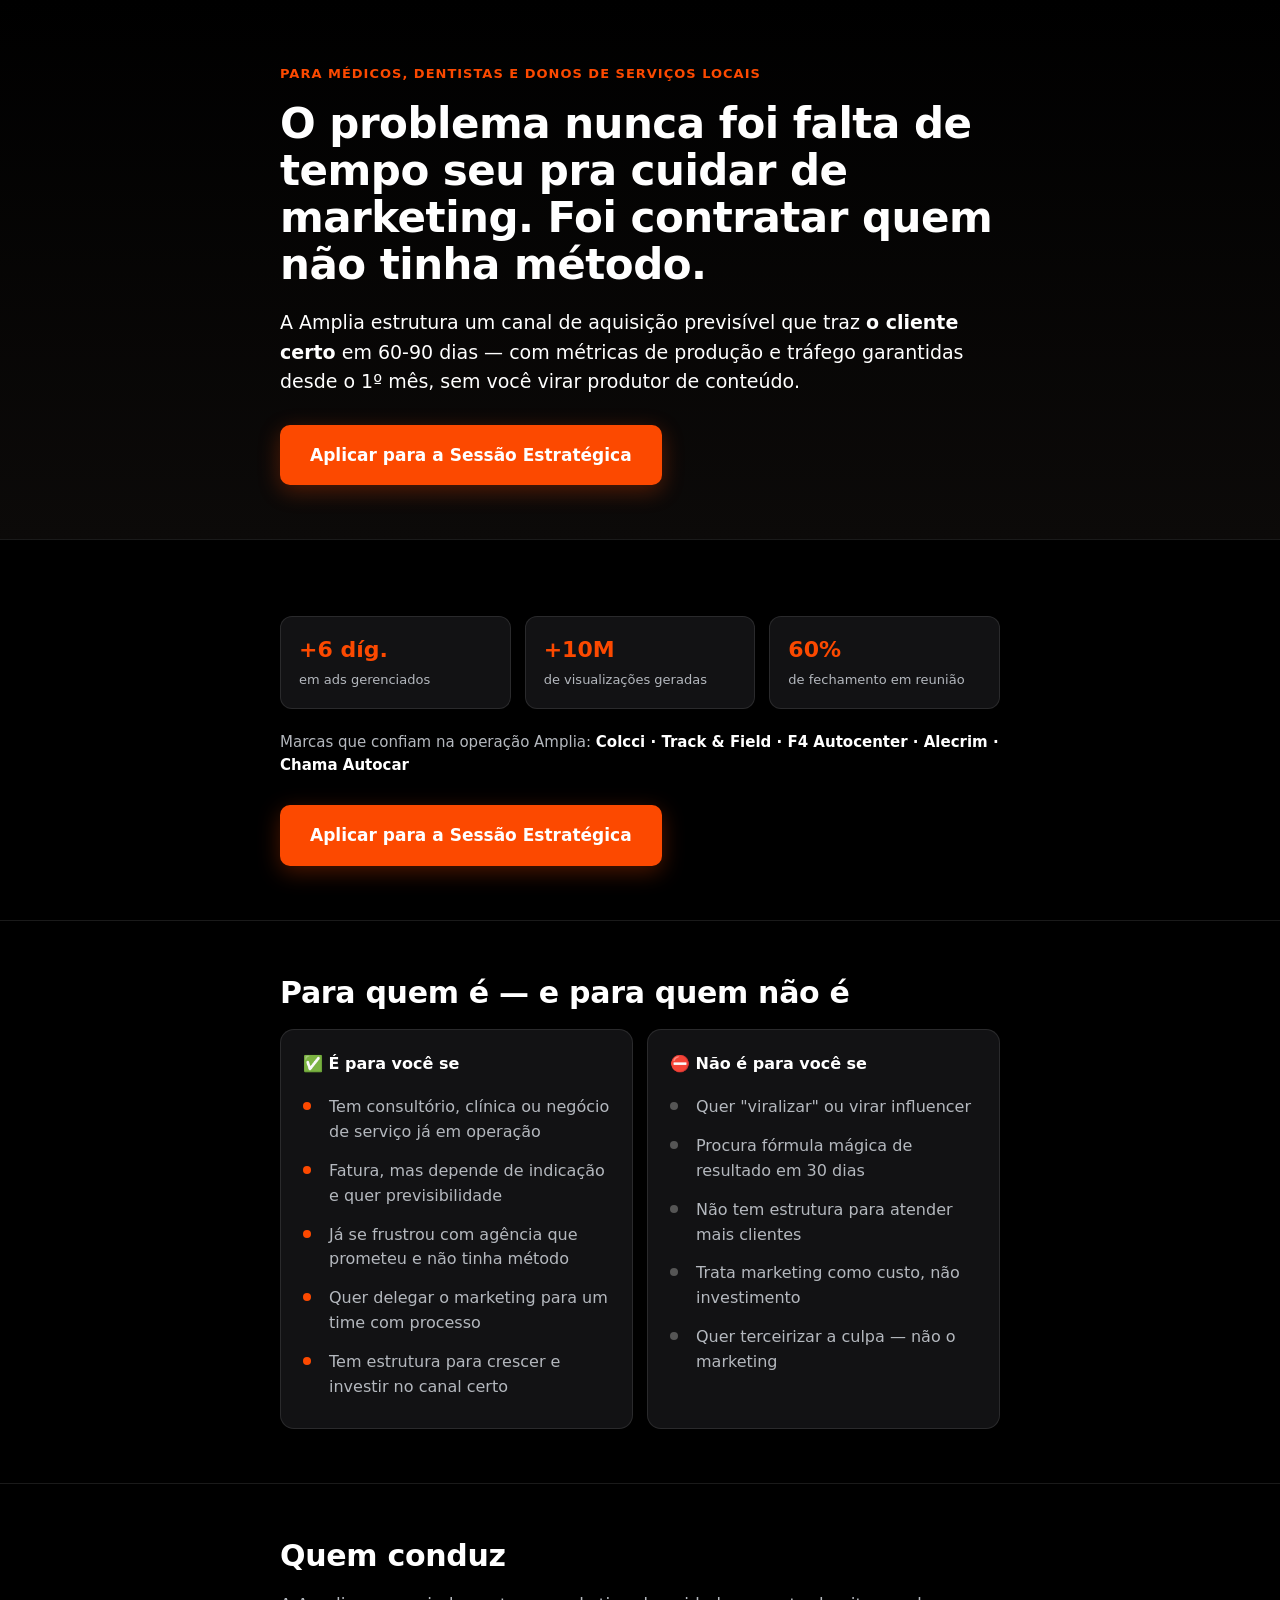
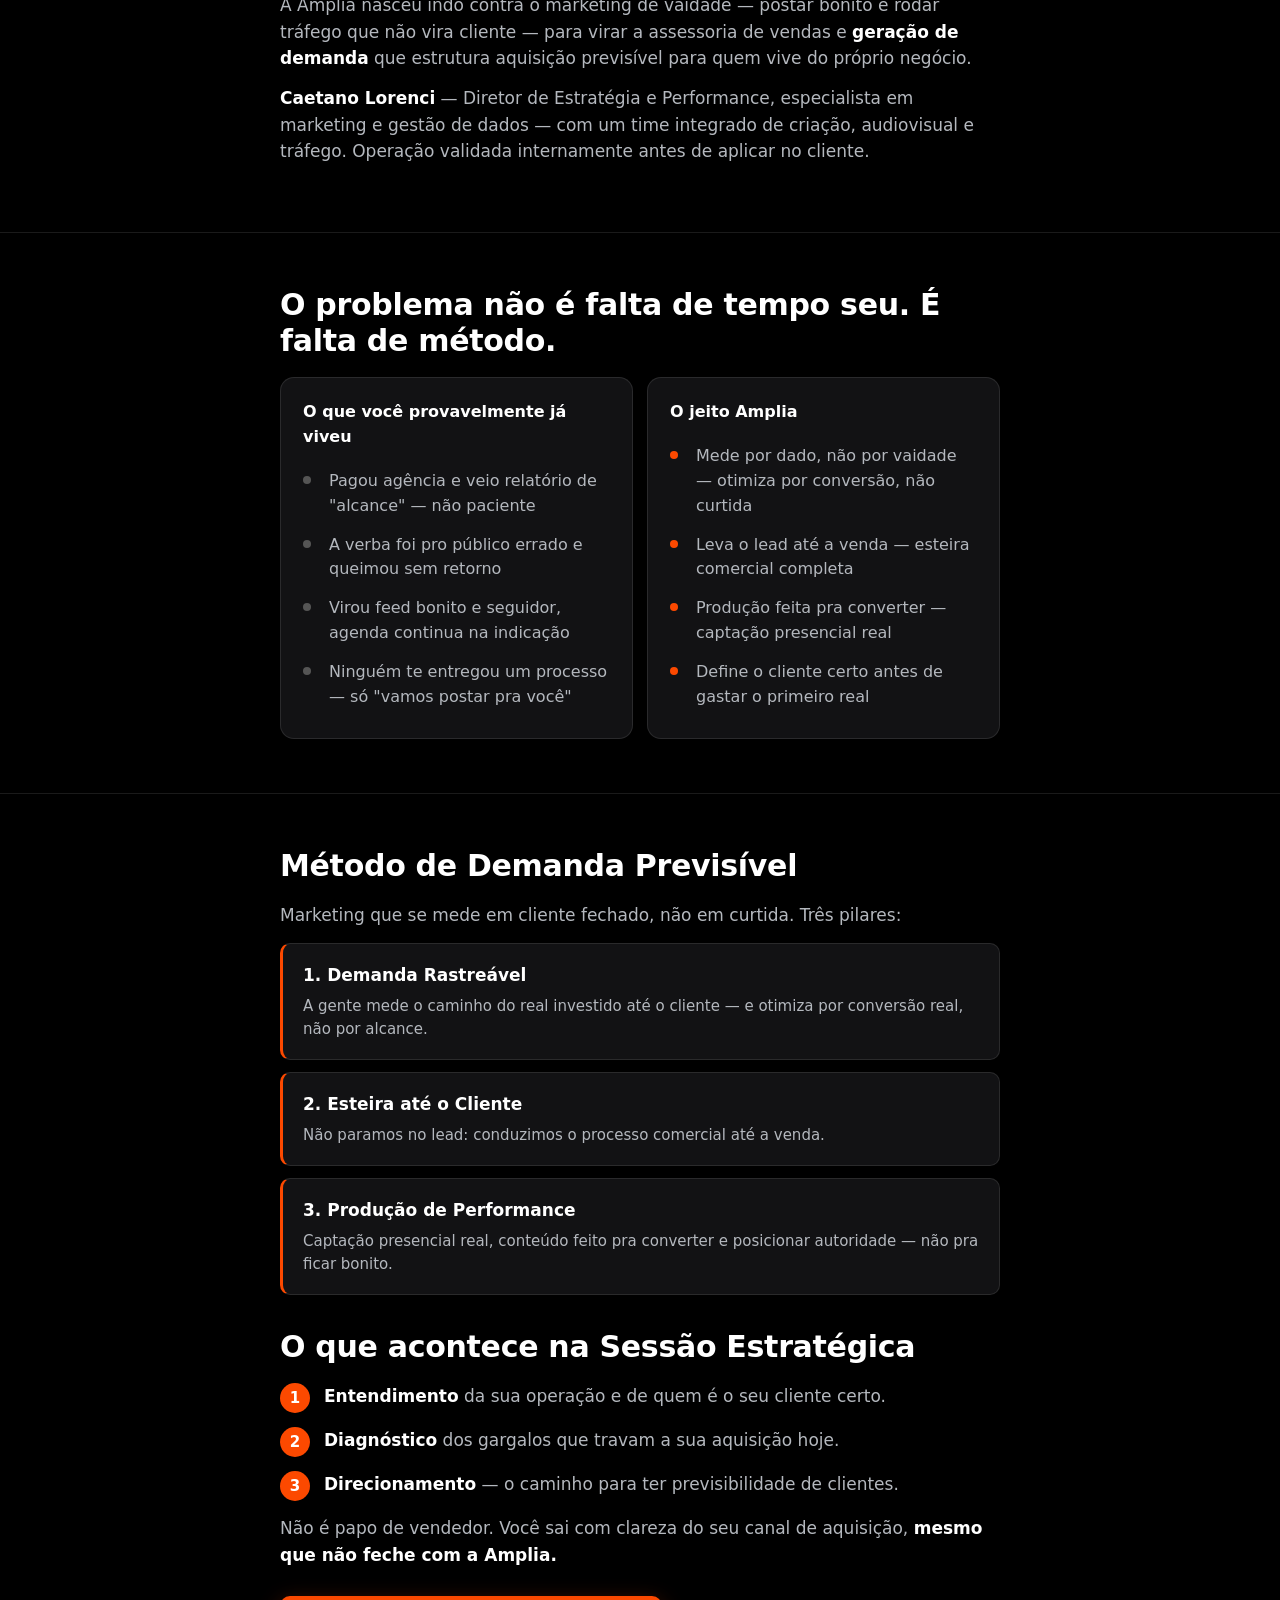
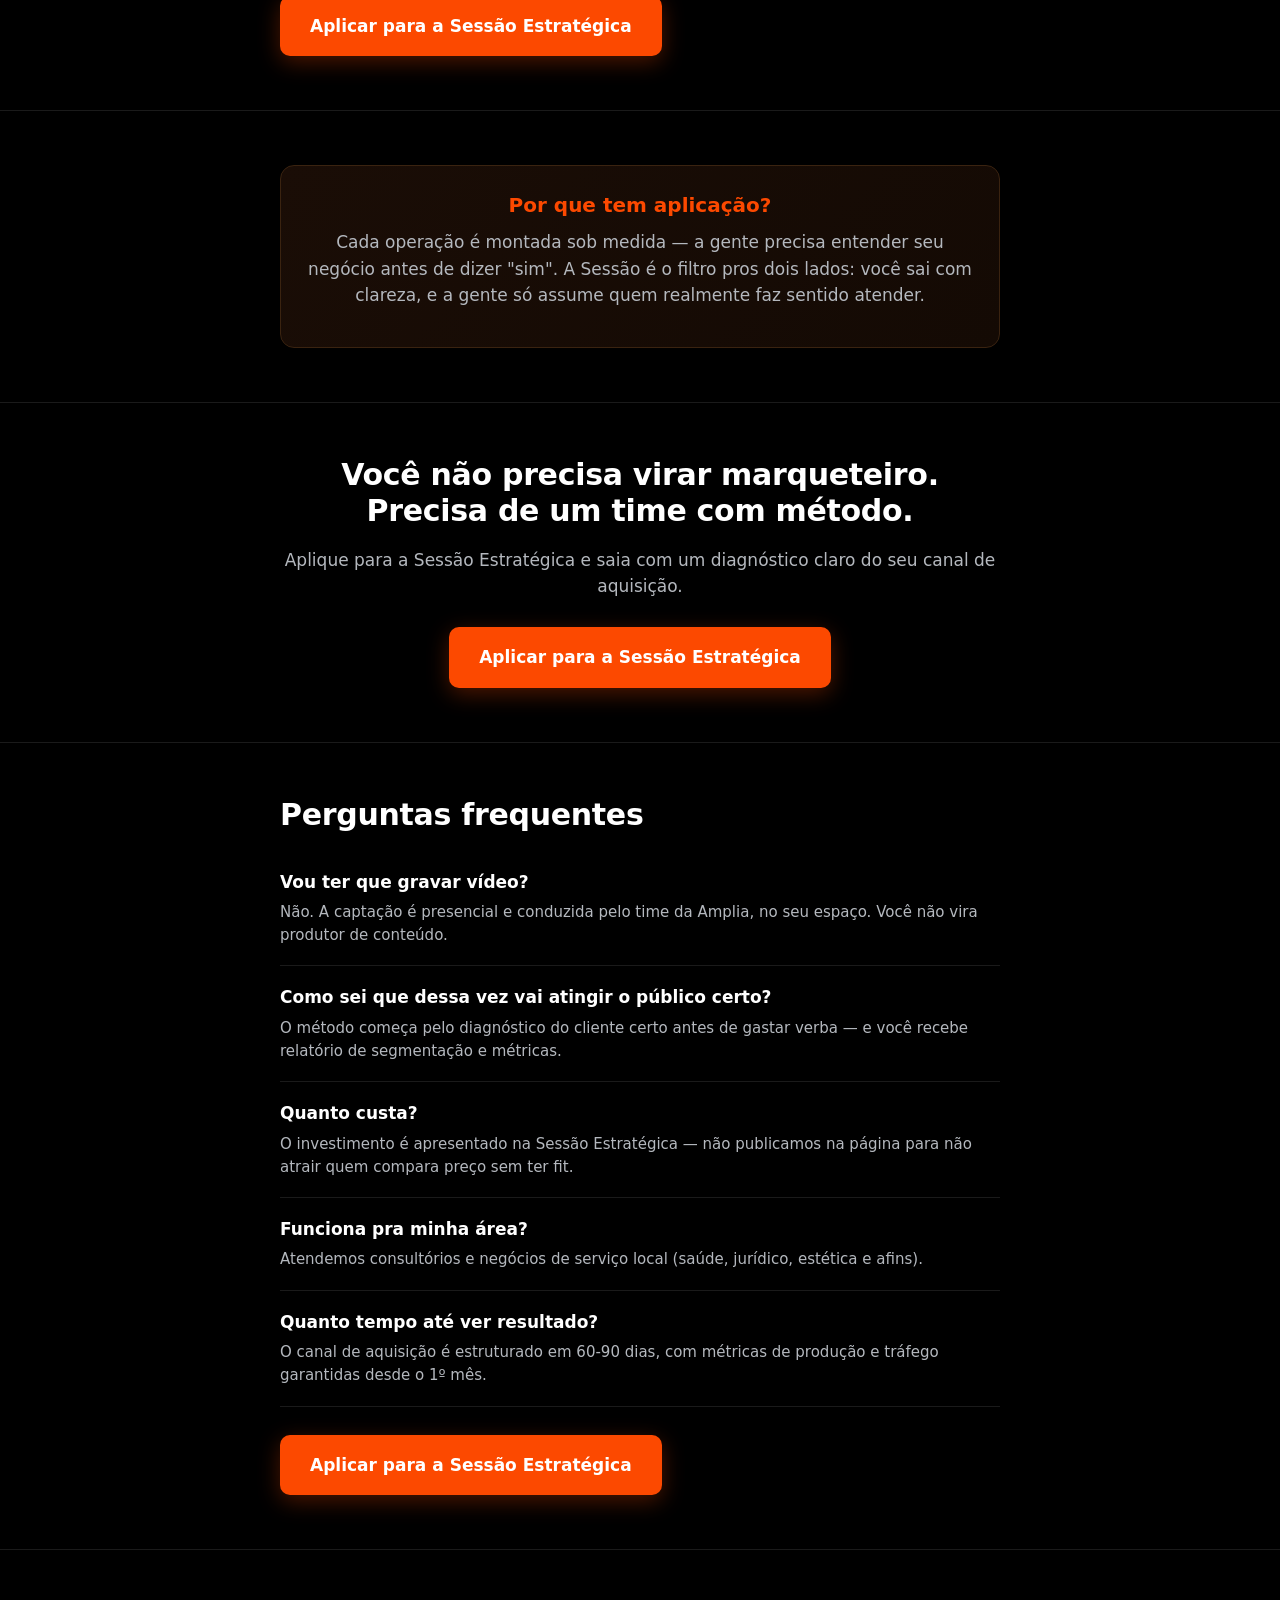
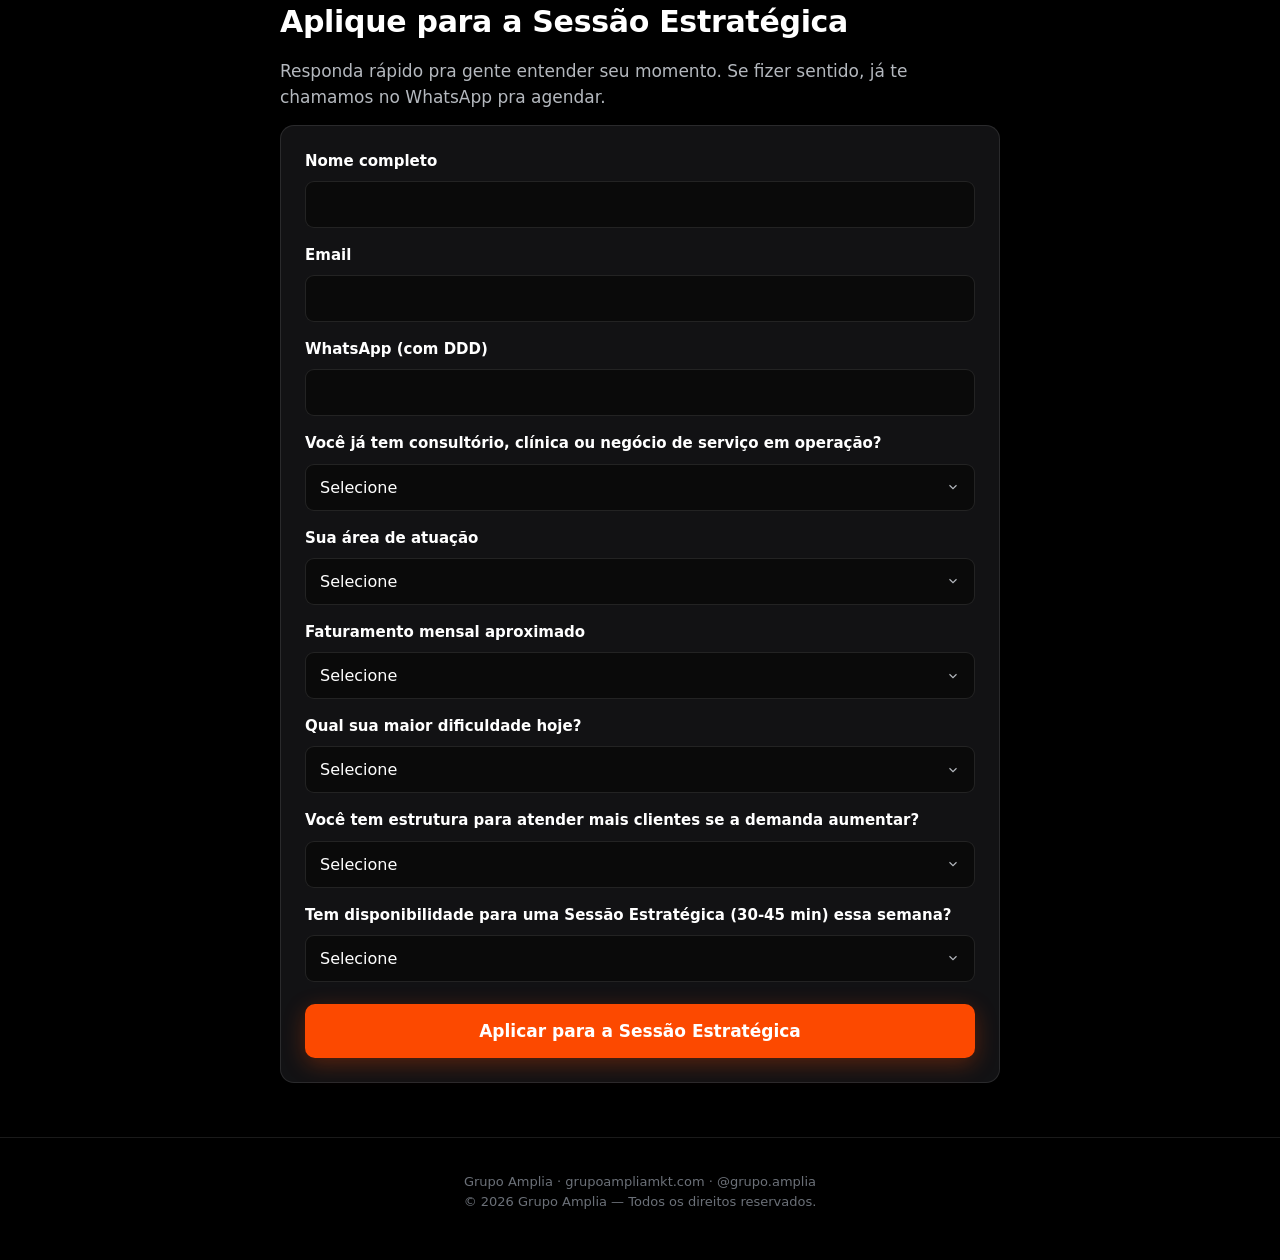
<file: aplicacao/index.html>
<!DOCTYPE html>
<html lang="pt-BR">
<head>
<meta charset="UTF-8" />
<meta name="viewport" content="width=device-width, initial-scale=1.0" />
<title>Sessão Estratégica — Grupo Amplia</title>
<meta name="description" content="Para consultórios e serviços locais que querem encher a agenda com o cliente certo, sem cuidar de marketing." />
<link rel="icon" href="../logo.png" />

<!-- ============================================================= -->
<!-- META PIXEL — Amplia Pixel Site (ID 1215484877184351)          -->
<!-- ============================================================= -->
<script>
!function(f,b,e,v,n,t,s){if(f.fbq)return;n=f.fbq=function(){n.callMethod?
n.callMethod.apply(n,arguments):n.queue.push(arguments)};if(!f._fbq)f._fbq=n;
n.push=n;n.loaded=!0;n.version='2.0';n.queue=[];t=b.createElement(e);t.async=!0;
t.src=v;s=b.getElementsByTagName(e)[0];s.parentNode.insertBefore(t,s)}(window,
document,'script','https://connect.facebook.net/en_US/fbevents.js');
fbq('init', '1215484877184351');
fbq('track', 'PageView');
</script>
<noscript><img height="1" width="1" style="display:none"
src="https://www.facebook.com/tr?id=1215484877184351&ev=PageView&noscript=1"/></noscript>
<!-- Fim do Meta Pixel -->

<style>
  :root{
    --bg:#000; --bg2:#0a0a0a; --card:#121214; --line:rgba(255,255,255,.10);
    --txt:#ffffff; --mut:#b4b8be; --accent:#fc4900; --accent2:#d63e00;
    --max:760px;
  }
  *{box-sizing:border-box;margin:0;padding:0}
  html{scroll-behavior:smooth}
  body{background:var(--bg);color:var(--txt);font-family:'Inter',system-ui,-apple-system,Segoe UI,Roboto,Arial,sans-serif;line-height:1.55;-webkit-font-smoothing:antialiased}
  .wrap{max-width:var(--max);margin:0 auto;padding:0 20px}
  section{padding:54px 0;border-bottom:1px solid var(--line)}
  h1{font-size:clamp(28px,6vw,42px);line-height:1.12;font-weight:800;letter-spacing:-.5px}
  h2{font-size:clamp(22px,4.5vw,30px);line-height:1.2;font-weight:700;margin-bottom:18px;letter-spacing:-.3px}
  p{color:var(--mut);font-size:17px;margin-bottom:14px}
  .pre{color:var(--accent);font-weight:700;font-size:13px;letter-spacing:1px;text-transform:uppercase;margin-bottom:16px}
  .sub{color:var(--txt);font-size:19px;margin:20px 0 28px;font-weight:400}
  .cta{display:inline-block;background:var(--accent);color:#fff;font-weight:800;font-size:17px;
       padding:17px 30px;border-radius:10px;text-decoration:none;transition:.15s;box-shadow:0 6px 22px rgba(252,73,0,.30)}
  .cta:hover{background:var(--accent2);transform:translateY(-1px)}
  .cta-wrap{margin-top:28px}
  .hero{background:linear-gradient(180deg,#000 0%,#0c0a09 100%);padding-top:64px}
  .stats{display:flex;flex-wrap:wrap;gap:14px;margin:22px 0}
  .stat{background:var(--card);border:1px solid var(--line);border-radius:12px;padding:16px 18px;flex:1;min-width:140px}
  .stat b{display:block;color:var(--accent);font-size:22px}
  .stat span{font-size:13px;color:var(--mut)}
  .brands{color:var(--mut);font-size:15px;margin-top:10px}
  .grid{display:grid;gap:14px}
  .two{grid-template-columns:1fr 1fr}
  @media(max-width:620px){.two{grid-template-columns:1fr}}
  .box{background:var(--card);border:1px solid var(--line);border-radius:14px;padding:22px}
  .box h3{font-size:16px;margin-bottom:12px;font-weight:700}
  ul{list-style:none}
  li{color:var(--mut);font-size:16px;padding:7px 0 7px 26px;position:relative}
  li:before{content:"";position:absolute;left:0;top:14px;width:8px;height:8px;border-radius:50%;background:var(--accent)}
  li.no:before{background:#555}
  .pillar{background:var(--card);border:1px solid var(--line);border-left:3px solid var(--accent);border-radius:10px;padding:18px 20px;margin-bottom:12px}
  .pillar b{color:var(--txt);font-size:17px}
  .pillar p{margin:6px 0 0;font-size:15px}
  .step{display:flex;gap:14px;margin-bottom:14px;align-items:flex-start}
  .num{background:var(--accent);color:#fff;font-weight:800;min-width:30px;height:30px;border-radius:50%;display:flex;align-items:center;justify-content:center;font-size:15px}
  .faq{border-bottom:1px solid var(--line);padding:18px 0}
  .faq b{display:block;color:var(--txt);font-size:17px;margin-bottom:6px}
  .faq p{margin:0;font-size:15px}
  .scarce{background:linear-gradient(135deg,#1a0d06,#140a04);border:1px solid #3a2310;border-radius:14px;padding:24px;text-align:center}
  .scarce b{color:var(--accent);font-size:20px}
  footer{padding:34px 0;text-align:center}
  footer p{font-size:13px;color:#6b7078}
  .center{text-align:center}
  .em{color:var(--txt);font-weight:600}
  /* formulário */
  .form-card{background:var(--card);border:1px solid var(--line);border-radius:14px;padding:24px;margin-top:8px}
  .field{margin-bottom:16px}
  .field label{display:block;color:var(--txt);font-size:15px;font-weight:600;margin-bottom:8px}
  .field input,.field select{width:100%;background:#0a0a0a;border:1px solid var(--line);border-radius:9px;padding:13px 14px;color:var(--txt);font-size:16px;font-family:inherit;-webkit-appearance:none;appearance:none}
  .field select{background-image:url("data:image/svg+xml;utf8,<svg xmlns='http://www.w3.org/2000/svg' width='14' height='14' viewBox='0 0 24 24' fill='none' stroke='%23b4b8be' stroke-width='2'><polyline points='6 9 12 15 18 9'/></svg>");background-repeat:no-repeat;background-position:right 14px center}
  .field input:focus,.field select:focus{outline:none;border-color:var(--accent)}
  .form-card button.cta{width:100%;text-align:center;border:none;cursor:pointer;font-family:inherit;margin-top:6px}
  #form-status{display:none;background:var(--card);border:1px solid var(--line);border-radius:14px;padding:26px;margin-top:8px}
  #form-status h3{color:var(--accent);font-size:20px;margin-bottom:10px}
</style>
</head>
<body>

<!-- ======================= HERO ======================= -->
<section class="hero">
  <div class="wrap">
    <p class="pre">Para médicos, dentistas e donos de serviços locais</p>
    <h1>O problema nunca foi falta de tempo seu pra cuidar de marketing. Foi contratar quem não tinha método.</h1>
    <p class="sub">A Amplia estrutura um canal de aquisição previsível que traz <span class="em">o cliente certo</span> em 60-90 dias — com métricas de produção e tráfego garantidas desde o 1º mês, sem você virar produtor de conteúdo.</p>
    <div class="cta-wrap"><a class="cta" href="#aplicar">Aplicar para a Sessão Estratégica</a></div>
  </div>
</section>

<!-- ======================= PROVA ======================= -->
<section>
  <div class="wrap">
    <div class="stats">
      <div class="stat"><b>+6 díg.</b><span>em ads gerenciados</span></div>
      <div class="stat"><b>+10M</b><span>de visualizações geradas</span></div>
      <div class="stat"><b>60%</b><span>de fechamento em reunião</span></div>
    </div>
    <p class="brands">Marcas que confiam na operação Amplia: <span class="em">Colcci · Track &amp; Field · F4 Autocenter · Alecrim · Chama Autocar</span></p>
    <div class="cta-wrap"><a class="cta" href="#aplicar">Aplicar para a Sessão Estratégica</a></div>
  </div>
</section>

<!-- ======================= PRA QUEM É / NÃO É ======================= -->
<section>
  <div class="wrap">
    <h2>Para quem é — e para quem não é</h2>
    <div class="grid two">
      <div class="box">
        <h3>✅ É para você se</h3>
        <ul>
          <li>Tem consultório, clínica ou negócio de serviço já em operação</li>
          <li>Fatura, mas depende de indicação e quer previsibilidade</li>
          <li>Já se frustrou com agência que prometeu e não tinha método</li>
          <li>Quer delegar o marketing para um time com processo</li>
          <li>Tem estrutura para crescer e investir no canal certo</li>
        </ul>
      </div>
      <div class="box">
        <h3>⛔ Não é para você se</h3>
        <ul>
          <li class="no">Quer "viralizar" ou virar influencer</li>
          <li class="no">Procura fórmula mágica de resultado em 30 dias</li>
          <li class="no">Não tem estrutura para atender mais clientes</li>
          <li class="no">Trata marketing como custo, não investimento</li>
          <li class="no">Quer terceirizar a culpa — não o marketing</li>
        </ul>
      </div>
    </div>
  </div>
</section>

<!-- ======================= AUTORIDADE ======================= -->
<section>
  <div class="wrap">
    <h2>Quem conduz</h2>
    <p>A Amplia nasceu indo contra o marketing de vaidade — postar bonito e rodar tráfego que não vira cliente — para virar a assessoria de vendas e <span class="em">geração de demanda</span> que estrutura aquisição previsível para quem vive do próprio negócio.</p>
    <p><span class="em">Caetano Lorenci</span> — Diretor de Estratégia e Performance, especialista em marketing e gestão de dados — com um time integrado de criação, audiovisual e tráfego. Operação validada internamente antes de aplicar no cliente.</p>
  </div>
</section>

<!-- ======================= PROBLEMA x SOLUÇÃO ======================= -->
<section>
  <div class="wrap">
    <h2>O problema não é falta de tempo seu. É falta de método.</h2>
    <div class="grid two">
      <div class="box">
        <h3>O que você provavelmente já viveu</h3>
        <ul>
          <li class="no">Pagou agência e veio relatório de "alcance" — não paciente</li>
          <li class="no">A verba foi pro público errado e queimou sem retorno</li>
          <li class="no">Virou feed bonito e seguidor, agenda continua na indicação</li>
          <li class="no">Ninguém te entregou um processo — só "vamos postar pra você"</li>
        </ul>
      </div>
      <div class="box">
        <h3>O jeito Amplia</h3>
        <ul>
          <li>Mede por dado, não por vaidade — otimiza por conversão, não curtida</li>
          <li>Leva o lead até a venda — esteira comercial completa</li>
          <li>Produção feita pra converter — captação presencial real</li>
          <li>Define o cliente certo antes de gastar o primeiro real</li>
        </ul>
      </div>
    </div>
  </div>
</section>

<!-- ======================= MECANISMO ======================= -->
<section>
  <div class="wrap">
    <h2>Método de Demanda Previsível</h2>
    <p>Marketing que se mede em cliente fechado, não em curtida. Três pilares:</p>
    <div class="pillar"><b>1. Demanda Rastreável</b><p>A gente mede o caminho do real investido até o cliente — e otimiza por conversão real, não por alcance.</p></div>
    <div class="pillar"><b>2. Esteira até o Cliente</b><p>Não paramos no lead: conduzimos o processo comercial até a venda.</p></div>
    <div class="pillar"><b>3. Produção de Performance</b><p>Captação presencial real, conteúdo feito pra converter e posicionar autoridade — não pra ficar bonito.</p></div>

    <h2 style="margin-top:34px">O que acontece na Sessão Estratégica</h2>
    <div class="step"><div class="num">1</div><p style="margin:0"><span class="em">Entendimento</span> da sua operação e de quem é o seu cliente certo.</p></div>
    <div class="step"><div class="num">2</div><p style="margin:0"><span class="em">Diagnóstico</span> dos gargalos que travam a sua aquisição hoje.</p></div>
    <div class="step"><div class="num">3</div><p style="margin:0"><span class="em">Direcionamento</span> — o caminho para ter previsibilidade de clientes.</p></div>
    <p style="margin-top:14px">Não é papo de vendedor. Você sai com clareza do seu canal de aquisição, <span class="em">mesmo que não feche com a Amplia.</span></p>
    <div class="cta-wrap"><a class="cta" href="#aplicar">Aplicar para a Sessão Estratégica</a></div>
  </div>
</section>

<!-- ======================= POR QUE APLICAÇÃO ======================= -->
<section>
  <div class="wrap">
    <div class="scarce">
      <b>Por que tem aplicação?</b>
      <p style="margin-top:8px">Cada operação é montada sob medida — a gente precisa entender seu negócio antes de dizer "sim". A Sessão é o filtro pros dois lados: você sai com clareza, e a gente só assume quem realmente faz sentido atender.</p>
    </div>
  </div>
</section>

<!-- ======================= CTA FINAL ======================= -->
<section class="center">
  <div class="wrap">
    <h2>Você não precisa virar marqueteiro. Precisa de um time com método.</h2>
    <p>Aplique para a Sessão Estratégica e saia com um diagnóstico claro do seu canal de aquisição.</p>
    <div class="cta-wrap"><a class="cta" href="#aplicar">Aplicar para a Sessão Estratégica</a></div>
  </div>
</section>

<!-- ======================= FAQ ======================= -->
<section>
  <div class="wrap">
    <h2>Perguntas frequentes</h2>
    <div class="faq"><b>Vou ter que gravar vídeo?</b><p>Não. A captação é presencial e conduzida pelo time da Amplia, no seu espaço. Você não vira produtor de conteúdo.</p></div>
    <div class="faq"><b>Como sei que dessa vez vai atingir o público certo?</b><p>O método começa pelo diagnóstico do cliente certo antes de gastar verba — e você recebe relatório de segmentação e métricas.</p></div>
    <div class="faq"><b>Quanto custa?</b><p>O investimento é apresentado na Sessão Estratégica — não publicamos na página para não atrair quem compara preço sem ter fit.</p></div>
    <div class="faq"><b>Funciona pra minha área?</b><p>Atendemos consultórios e negócios de serviço local (saúde, jurídico, estética e afins).</p></div>
    <div class="faq"><b>Quanto tempo até ver resultado?</b><p>O canal de aquisição é estruturado em 60-90 dias, com métricas de produção e tráfego garantidas desde o 1º mês.</p></div>
    <div class="cta-wrap"><a class="cta" href="#aplicar">Aplicar para a Sessão Estratégica</a></div>
  </div>
</section>

<!-- ======================= FORMULÁRIO DE APLICAÇÃO ======================= -->
<section id="aplicar">
  <div class="wrap">
    <h2>Aplique para a Sessão Estratégica</h2>
    <p>Responda rápido pra gente entender seu momento. Se fizer sentido, já te chamamos no WhatsApp pra agendar.</p>
    <form id="form-aplicacao" class="form-card" autocomplete="on">
      <input type="hidden" name="utm_source"><input type="hidden" name="utm_medium"><input type="hidden" name="utm_campaign"><input type="hidden" name="utm_content"><input type="hidden" name="utm_term">
      <input type="hidden" name="origem" value="Pagina de Aplicacao">

      <div class="field"><label>Nome completo</label><input type="text" name="nome" required></div>
      <div class="field"><label>Email</label><input type="email" name="email" required></div>
      <div class="field"><label>WhatsApp (com DDD)</label><input type="tel" name="whatsapp" required></div>

      <div class="field"><label>Você já tem consultório, clínica ou negócio de serviço em operação?</label>
        <select name="negocio" required><option value="" disabled selected>Selecione</option><option>Sim, já atendo</option><option>Estou começando agora</option><option>Ainda não</option></select></div>

      <div class="field"><label>Sua área de atuação</label>
        <select id="sel-area" name="area" required><option value="" disabled selected>Selecione</option><option>Saúde (médico, dentista, clínica)</option><option>Jurídico</option><option>Estética</option><option>Outro serviço local</option></select></div>

      <div class="field" id="field-area-outro" style="display:none"><label>Qual? Conta pra gente sua área</label><input type="text" name="area_outro" placeholder="Ex: pet shop, academia, oficina..."></div>

      <div class="field"><label>Faturamento mensal aproximado</label>
        <select name="faturamento" required><option value="" disabled selected>Selecione</option><option>Até R$ 20 mil</option><option>R$ 20 a 50 mil</option><option>R$ 50 a 100 mil</option><option>Acima de R$ 100 mil</option></select></div>

      <div class="field"><label>Qual sua maior dificuldade hoje?</label>
        <select id="sel-dificuldade" name="dificuldade" required><option value="" disabled selected>Selecione</option><option>Minha agenda depende de indicação</option><option>Já tentei agência e não veio resultado</option><option>Não tenho tempo de cuidar de marketing</option><option>Outro</option></select></div>

      <div class="field" id="field-dificuldade-outro" style="display:none"><label>Qual? Conta tua dificuldade</label><input type="text" name="dificuldade_outro" placeholder="Descreve em poucas palavras..."></div>

      <div class="field"><label>Você tem estrutura para atender mais clientes se a demanda aumentar?</label>
        <select name="estrutura" required><option value="" disabled selected>Selecione</option><option>Sim</option><option>Parcialmente</option><option>Não</option></select></div>

      <div class="field"><label>Tem disponibilidade para uma Sessão Estratégica (30-45 min) essa semana?</label>
        <select name="disponibilidade" required><option value="" disabled selected>Selecione</option><option>Sim, essa semana</option><option>Semana que vem</option><option>Só quero informação</option></select></div>

      <button type="submit" class="cta">Aplicar para a Sessão Estratégica</button>
    </form>
    <div id="form-status"></div>
  </div>
</section>

<!-- ======================= FOOTER ======================= -->
<footer>
  <div class="wrap">
    <p>Grupo Amplia · grupoampliamkt.com · @grupo.amplia<br/>© 2026 Grupo Amplia — Todos os direitos reservados.</p>
  </div>
</footer>

<script>
// Captura UTM da URL → campos ocultos
(function(){
  var p = new URLSearchParams(location.search);
  ['utm_source','utm_medium','utm_campaign','utm_content','utm_term'].forEach(function(k){
    var el = document.querySelector('input[name="'+k+'"]');
    if(el) el.value = p.get(k) || '';
  });
})();

// Mostra um campo "Qual?" sempre que uma opção "Outro" for escolhida
(function(){
  function bindOutro(selId, fieldId, triggerValue){
    var sel = document.getElementById(selId);
    var field = document.getElementById(fieldId);
    if(!sel || !field) return;
    var inp = field.querySelector('input');
    sel.addEventListener('change', function(){
      var on = (sel.value === triggerValue);
      field.style.display = on ? 'block' : 'none';
      if(inp){ inp.required = on; if(!on) inp.value = ''; }
    });
  }
  bindOutro('sel-area', 'field-area-outro', 'Outro serviço local');
  bindOutro('sel-dificuldade', 'field-dificuldade-outro', 'Outro');
})();

var WA_NUMBER = '5549936181867';
var WEB3_KEY  = 'COLE_SUA_ACCESS_KEY_AQUI'; // grátis em web3forms.com (2 min). Opcional: captura todos os leads por email.

document.getElementById('form-aplicacao').addEventListener('submit', function(e){
  e.preventDefault();
  var f = e.target, d = {};
  new FormData(f).forEach(function(v,k){ d[k] = v; });

  // Pixel: dispara Lead no envio (não mais no clique do botão)
  if(window.fbq){ fbq('track','Lead'); }

  // Captura de TODOS os leads via Web3Forms (só se a chave estiver configurada)
  if(WEB3_KEY && WEB3_KEY.indexOf('COLE_') === -1){
    fetch('https://api.web3forms.com/submit',{
      method:'POST',
      headers:{'Content-Type':'application/json','Accept':'application/json'},
      body: JSON.stringify(Object.assign({access_key:WEB3_KEY, subject:'Nova aplicação — Sessão Estratégica'}, d))
    }).catch(function(){});
  }

  // Roteamento
  var semNegocio = (d.negocio === 'Ainda não');
  var soInfo     = (d.disponibilidade === 'Só quero informação');

  if(semNegocio || soInfo){
    f.style.display = 'none';
    var s = document.getElementById('form-status');
    s.style.display = 'block';
    s.innerHTML = '<h3>Recebemos sua aplicação 🙌</h3><p>Pelo que você respondeu, talvez ainda não seja o momento ideal — mas guardamos seu contato. Quando estiver pronto pra estruturar sua aquisição, a porta está aberta.</p>';
    return;
  }

  // Qualificado / a nutrir → WhatsApp já com o contexto da aplicação
  var msg = 'Olá! Apliquei pra Sessão Estratégica da Amplia.%0A'
    + 'Nome: ' + encodeURIComponent(d.nome || '') + '%0A'
    + 'Área: ' + encodeURIComponent((d.area === 'Outro serviço local' && d.area_outro) ? d.area_outro : (d.area || '')) + '%0A'
    + 'Negócio: ' + encodeURIComponent(d.negocio || '') + '%0A'
    + 'Faturamento: ' + encodeURIComponent(d.faturamento || '') + '%0A'
    + 'Maior dificuldade: ' + encodeURIComponent((d.dificuldade === 'Outro' && d.dificuldade_outro) ? d.dificuldade_outro : (d.dificuldade || '')) + '%0A'
    + 'Estrutura p/ crescer: ' + encodeURIComponent(d.estrutura || '') + '%0A'
    + 'Disponibilidade: ' + encodeURIComponent(d.disponibilidade || '');
  var waUrl = 'https://wa.me/' + WA_NUMBER + '?text=' + msg;

  // A página NÃO navega pra fora — assim o evento Lead registra limpo e é rastreável.
  // WhatsApp abre em aba nova + link de fallback caso o navegador bloqueie pop-up.
  f.style.display = 'none';
  var s2 = document.getElementById('form-status');
  s2.style.display = 'block';
  s2.innerHTML = '<h3>Aplicação enviada! 🎉</h3><p>Estamos te chamando no WhatsApp pra agendar sua Sessão Estratégica. Se não abrir sozinho, <a href="' + waUrl + '" target="_blank" rel="noopener" style="color:var(--accent);font-weight:700;text-decoration:underline">clica aqui pra abrir o WhatsApp</a>.</p>';
  window.open(waUrl, '_blank');
});
</script>

</body>
</html>
</file>
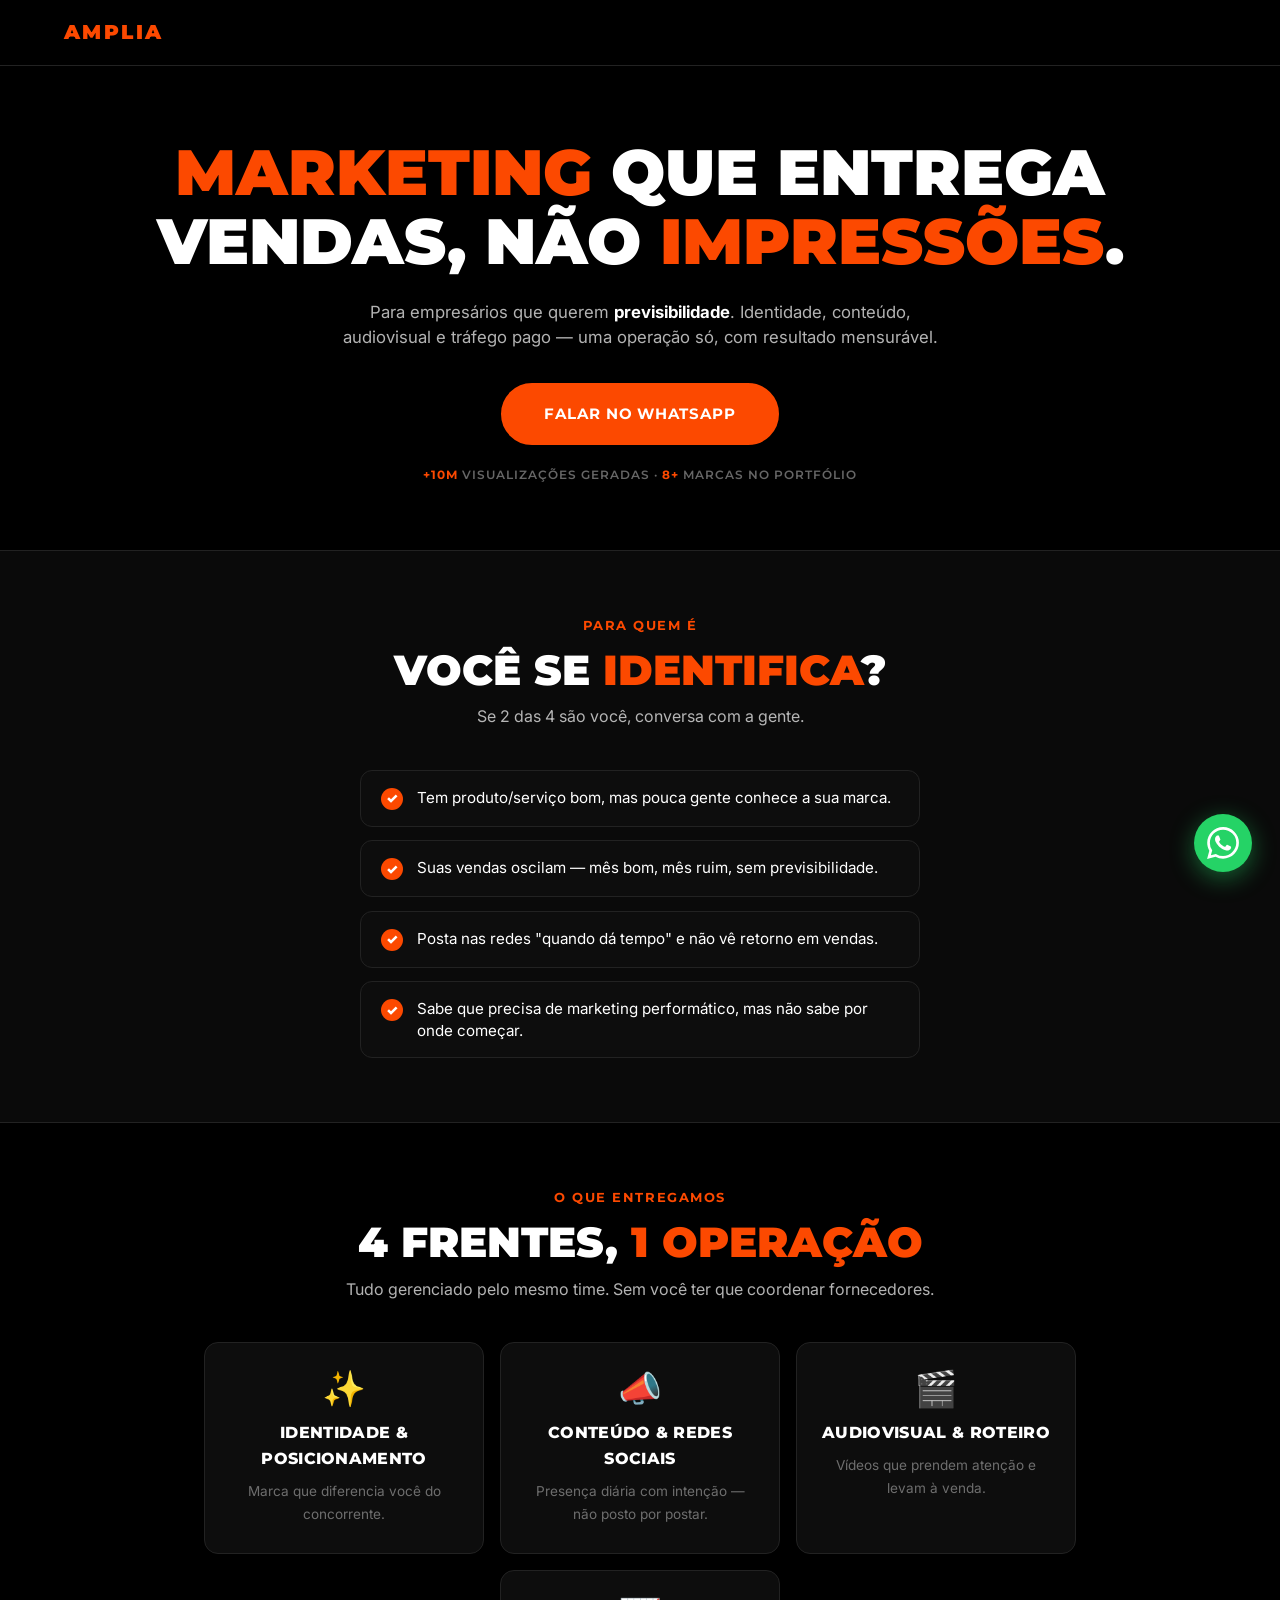
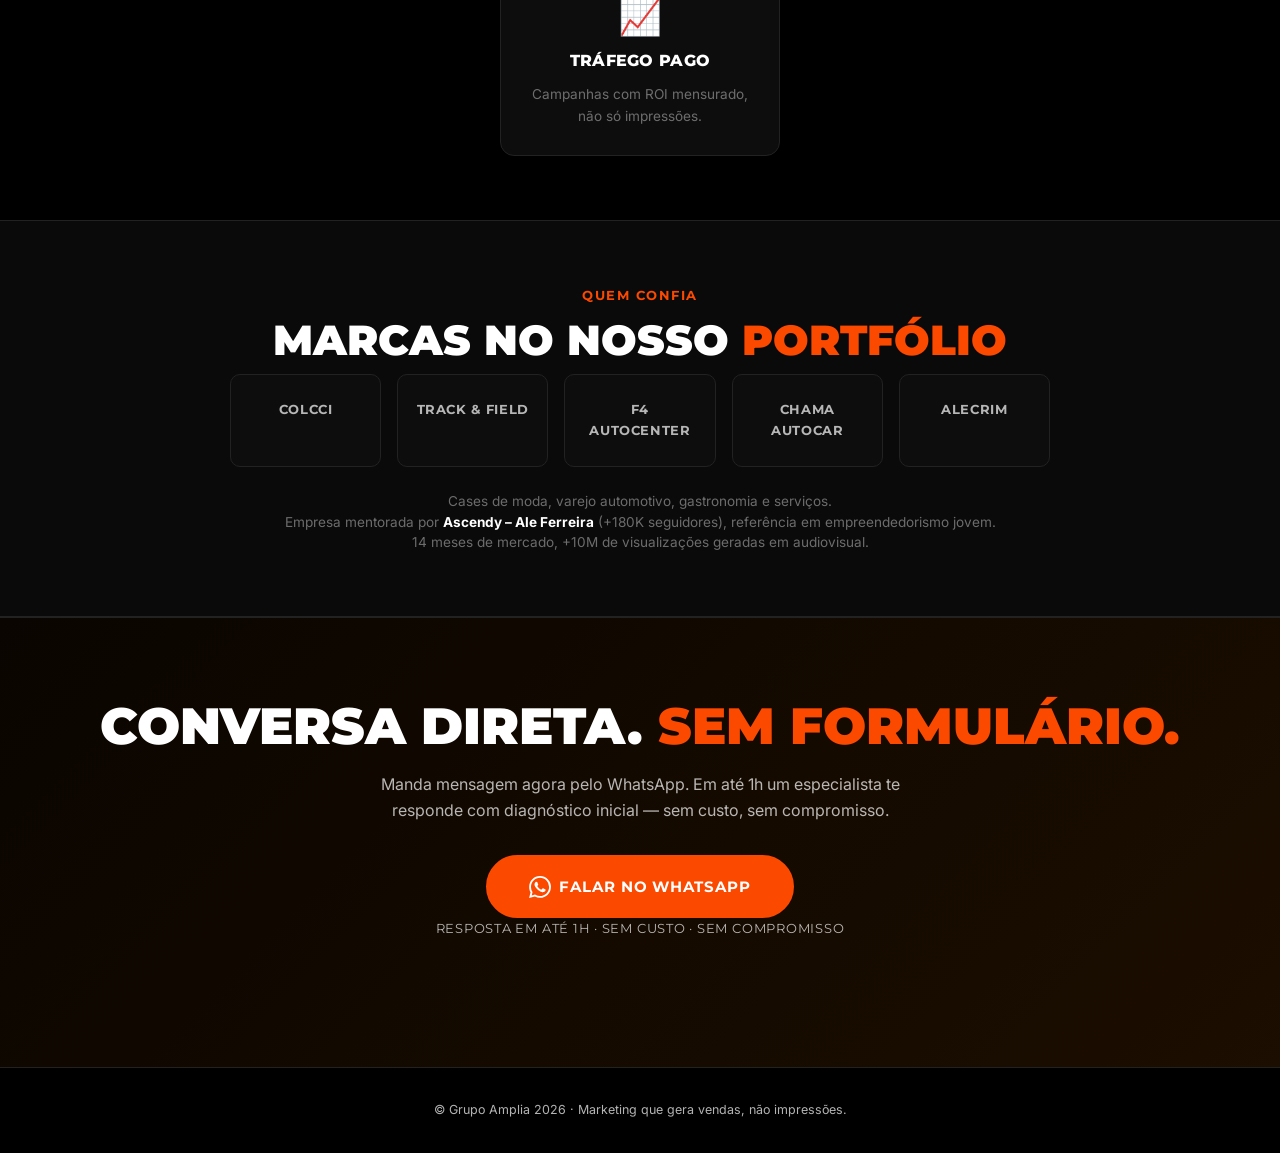
<file: lp.html>
<!DOCTYPE html>
<html lang="pt-BR">
<head>
  <meta charset="UTF-8" />
  <meta name="viewport" content="width=device-width, initial-scale=1.0" />
  <meta http-equiv="Cache-Control" content="no-cache, no-store, must-revalidate, max-age=0" />
  <meta http-equiv="Pragma" content="no-cache" />
  <meta http-equiv="Expires" content="0" />
  <meta name="facebook-domain-verification" content="msnazfkmo3q72dzd1acj4gvpaehnln" />
  <meta name="robots" content="noindex" />
  <!-- build: 1778767670 — touch this to force ETag refresh on CDN -->

  <!-- Meta Pixel Code -->
  <script>
  !function(f,b,e,v,n,t,s){if(f.fbq)return;n=f.fbq=function(){n.callMethod?n.callMethod.apply(n,arguments):n.queue.push(arguments)};if(!f._fbq)f._fbq=n;n.push=n;n.loaded=!0;n.version='2.0';n.queue=[];t=b.createElement(e);t.async=!0;t.src=v;s=b.getElementsByTagName(e)[0];s.parentNode.insertBefore(t,s)}(window,document,'script','https://connect.facebook.net/en_US/fbevents.js');
  fbq('init', '1215484877184351');
  fbq('track', 'PageView');
  </script>
  <noscript><img height="1" width="1" style="display:none" src="https://www.facebook.com/tr?id=1215484877184351&ev=PageView&noscript=1" alt="" /></noscript>
  <!-- End Meta Pixel Code -->

  <title>Grupo Amplia – Marketing performático que gera vendas</title>
  <meta name="description" content="Marketing que entrega vendas, não impressões. Operação completa de identidade, conteúdo, audiovisual e tráfego pago para empresários que querem previsibilidade." />
  <link rel="stylesheet" href="styles.css?v=11" />
  <link rel="preconnect" href="https://fonts.googleapis.com" />
  <link rel="preconnect" href="https://fonts.gstatic.com" crossorigin />
  <link href="https://fonts.googleapis.com/css2?family=Montserrat:ital,wght@0,400;0,600;0,700;0,800;0,900;1,700;1,800&family=Inter:wght@400;500;600&family=Audiowide&display=swap" rel="stylesheet" />

  <style>
    /* ===== LP-SPECIFIC OVERRIDES =====
       This page uses its own class namespace (.lp-*) so the main site's
       script.js doesn't overwrite the hero copy via the l-headline field.
       Body background/color/font come from styles.css — don't redeclare. */

    /* Top bar — logo only + small WhatsApp link */
    .lp-topbar {
      position: sticky; top: 0; z-index: 50;
      background: rgba(0,0,0,.85);
      backdrop-filter: blur(12px); -webkit-backdrop-filter: blur(12px);
      border-bottom: 1px solid var(--bd);
    }
    .lp-topbar__inner {
      display: flex; align-items: center; justify-content: space-between;
      padding: 1rem 0;
    }
    .lp-logo {
      font-family: var(--ff-head); font-weight: 900; font-size: 1.25rem;
      letter-spacing: .12em; color: var(--or); text-decoration: none;
    }

    /* Hero */
    .lp-hero {
      padding: 4.5rem 0 4rem;
      text-align: center;
      position: relative;
    }
    .lp-hero h1 {
      font-family: var(--ff-head); font-weight: 900;
      font-size: clamp(2.1rem, 5.5vw, 4rem);
      line-height: 1.08; text-transform: uppercase;
      margin-bottom: 1.5rem;
    }
    .lp-hero h1 .or { color: var(--or); }
    .lp-hero__sub {
      font-size: 1.05rem; line-height: 1.5;
      max-width: 620px; margin: 0 auto 2rem;
      color: var(--wh2);
    }
    .lp-hero__cta { margin-bottom: 1.25rem; }
    .lp-hero__trust {
      font-family: var(--ff-head); font-weight: 600;
      font-size: .78rem; text-transform: uppercase; letter-spacing: .08em;
      color: var(--wh3);
    }
    .lp-hero__trust strong { color: var(--or); }

    /* Generic LP section */
    .lp-section { padding: 4rem 0; }
    .lp-section--alt { background: #0a0a0a; border-top: 1px solid var(--bd); border-bottom: 1px solid var(--bd); }
    .lp-section h2 {
      font-family: var(--ff-head); font-weight: 900;
      font-size: clamp(1.7rem, 4vw, 2.6rem);
      line-height: 1.1; text-transform: uppercase;
      text-align: center; margin-bottom: .6rem;
    }
    .lp-section h2 .or { color: var(--or); }
    .lp-section__eyebrow {
      display: block; text-align: center;
      font-family: var(--ff-head); font-weight: 700; font-size: .8rem;
      color: var(--or); text-transform: uppercase; letter-spacing: .12em;
      margin-bottom: .75rem;
    }
    .lp-section__sub {
      text-align: center; color: var(--wh2);
      max-width: 600px; margin: 0 auto 2.5rem;
    }
    .lp-cta-wrap { text-align: center; margin-top: 2.25rem; }

    /* Identification — pain checks */
    .lp-checks {
      display: grid; gap: .85rem;
      max-width: 560px; margin: 0 auto;
    }
    .lp-check {
      display: flex; align-items: flex-start; gap: .85rem;
      padding: 1rem 1.25rem;
      background: #0d0d0d; border: 1px solid var(--bd); border-radius: 12px;
      font-size: .95rem; line-height: 1.4;
    }
    .lp-check__mark {
      flex-shrink: 0; width: 22px; height: 22px;
      border-radius: 50%; background: var(--or);
      display: flex; align-items: center; justify-content: center;
      color: #fff; font-weight: 900; font-size: .85rem;
      margin-top: 1px;
    }

    /* Services condensed — flex+center so an orphan card on the last row
       (e.g. 4th card on 3-per-row screens) centers instead of left-anchoring. */
    .lp-services-grid {
      display: flex; flex-wrap: wrap; justify-content: center;
      gap: 1rem;
      max-width: 920px; margin: 0 auto;
    }
    .lp-svc {
      flex: 1 1 220px; max-width: 280px;
      background: #0d0d0d; border: 1px solid var(--bd); border-radius: 14px;
      padding: 1.75rem 1.5rem; text-align: center;
      transition: border-color .2s, transform .2s;
    }
    .lp-svc:hover { border-color: var(--or); transform: translateY(-3px); }
    .lp-svc__icon {
      font-size: 2.2rem; line-height: 1;
      margin-bottom: .85rem;
    }
    .lp-svc h3 {
      font-family: var(--ff-head); font-weight: 800;
      font-size: 1rem; text-transform: uppercase;
      color: var(--wh); margin-bottom: .5rem;
      letter-spacing: .02em;
    }
    .lp-svc p {
      font-size: .85rem; color: var(--wh3); margin: 0;
    }

    /* Social proof — logos strip (also flex+center) */
    .lp-proof-grid {
      display: flex; flex-wrap: wrap; justify-content: center;
      gap: 1rem;
      max-width: 820px; margin: 0 auto;
    }
    .lp-proof-cell {
      flex: 1 1 140px; max-width: 180px;
      background: #0d0d0d; border: 1px solid var(--bd); border-radius: 10px;
      padding: 1.5rem 1rem; text-align: center;
      font-family: var(--ff-head); font-weight: 700; font-size: .82rem;
      text-transform: uppercase; letter-spacing: .05em; color: var(--wh2);
    }
    .lp-proof-caption {
      text-align: center; color: var(--wh3);
      font-size: .85rem; margin-top: 1.5rem; line-height: 1.5;
    }

    /* Final CTA */
    .lp-final {
      text-align: center;
      padding: 5rem 0 6rem;
      background: linear-gradient(135deg, #0a0500 0%, #1c0e00 100%);
      border-top: 1px solid var(--bd);
    }
    .lp-final h2 {
      font-size: clamp(1.9rem, 5vw, 3.2rem);
      margin-bottom: 1rem;
    }
    .lp-final p {
      max-width: 540px; margin: 0 auto 2rem;
      color: var(--wh2);
    }
    .lp-final__reassure {
      font-size: .8rem; color: var(--wh3);
      margin-top: 1.25rem;
      font-family: var(--ff-head); letter-spacing: .06em; text-transform: uppercase;
    }

    /* Footer minimal */
    .lp-footer {
      padding: 2rem 0;
      text-align: center;
      border-top: 1px solid var(--bd);
      font-size: .78rem; color: var(--wh3);
    }

    /* Mobile tweaks */
    @media (max-width: 480px) {
      .lp-hero { padding: 3rem 0 2.75rem; }
      .lp-section { padding: 3rem 0; }
      .lp-final { padding: 4rem 0 5rem; }
      .lp-hero__sub { font-size: .98rem; }
      .lp-check { font-size: .9rem; padding: .85rem 1rem; }
      .btn--lg { width: 100%; max-width: 320px; }
    }
  </style>
</head>
<body class="lp-body">

  <!-- ====== TOP BAR ====== -->
  <header class="lp-topbar">
    <div class="container lp-topbar__inner">
      <a href="#topo" class="lp-logo" id="topo">AMPLIA</a>
    </div>
  </header>

  <!-- ====== HERO ====== -->
  <section class="lp-hero">
    <div class="container">
      <h1>
        <span class="or">MARKETING</span> que entrega<br/>
        VENDAS, não <span class="or">impressões</span>.
      </h1>
      <p class="lp-hero__sub">
        Para empresários que querem <strong>previsibilidade</strong>. Identidade, conteúdo, audiovisual e tráfego pago — uma operação só, com resultado mensurável.
      </p>
      <div class="lp-hero__cta">
        <a href="https://wa.me/5549936181867?text=Oi%21%20Vim%20pelo%20site%20e%20quero%20entender%20como%20o%20Grupo%20Amplia%20pode%20me%20ajudar%20a%20vender%20mais." target="_blank" rel="noopener noreferrer" class="btn btn--lg btn--pulse">Falar no WhatsApp</a>
      </div>
      <p class="lp-hero__trust">
        <strong>+10M</strong> visualizações geradas · <strong>8+</strong> marcas no portfólio
      </p>
    </div>
  </section>

  <!-- ====== IDENTIFICAÇÃO ====== -->
  <section class="lp-section lp-section--alt">
    <div class="container">
      <span class="lp-section__eyebrow">Para quem é</span>
      <h2>Você se <span class="or">identifica</span>?</h2>
      <p class="lp-section__sub">Se 2 das 4 são você, conversa com a gente.</p>

      <div class="lp-checks">
        <div class="lp-check">
          <span class="lp-check__mark">✓</span>
          <span>Tem produto/serviço bom, mas pouca gente conhece a sua marca.</span>
        </div>
        <div class="lp-check">
          <span class="lp-check__mark">✓</span>
          <span>Suas vendas oscilam — mês bom, mês ruim, sem previsibilidade.</span>
        </div>
        <div class="lp-check">
          <span class="lp-check__mark">✓</span>
          <span>Posta nas redes "quando dá tempo" e não vê retorno em vendas.</span>
        </div>
        <div class="lp-check">
          <span class="lp-check__mark">✓</span>
          <span>Sabe que precisa de marketing performático, mas não sabe por onde começar.</span>
        </div>
      </div>
    </div>
  </section>

  <!-- ====== O QUE ENTREGAMOS ====== -->
  <section class="lp-section">
    <div class="container">
      <span class="lp-section__eyebrow">O que entregamos</span>
      <h2>4 frentes, <span class="or">1 operação</span></h2>
      <p class="lp-section__sub">Tudo gerenciado pelo mesmo time. Sem você ter que coordenar fornecedores.</p>

      <div class="lp-services-grid">
        <div class="lp-svc">
          <div class="lp-svc__icon">✨</div>
          <h3>Identidade & Posicionamento</h3>
          <p>Marca que diferencia você do concorrente.</p>
        </div>
        <div class="lp-svc">
          <div class="lp-svc__icon">📣</div>
          <h3>Conteúdo & Redes Sociais</h3>
          <p>Presença diária com intenção — não posto por postar.</p>
        </div>
        <div class="lp-svc">
          <div class="lp-svc__icon">🎬</div>
          <h3>Audiovisual & Roteiro</h3>
          <p>Vídeos que prendem atenção e levam à venda.</p>
        </div>
        <div class="lp-svc">
          <div class="lp-svc__icon">📈</div>
          <h3>Tráfego Pago</h3>
          <p>Campanhas com ROI mensurado, não só impressões.</p>
        </div>
      </div>
    </div>
  </section>

  <!-- ====== PROVA SOCIAL ====== -->
  <section class="lp-section lp-section--alt">
    <div class="container">
      <span class="lp-section__eyebrow">Quem confia</span>
      <h2>Marcas no nosso <span class="or">portfólio</span></h2>

      <div class="lp-proof-grid">
        <div class="lp-proof-cell">Colcci</div>
        <div class="lp-proof-cell">Track &amp; Field</div>
        <div class="lp-proof-cell">F4 Autocenter</div>
        <div class="lp-proof-cell">Chama Autocar</div>
        <div class="lp-proof-cell">Alecrim</div>
      </div>

      <p class="lp-proof-caption">
        Cases de moda, varejo automotivo, gastronomia e serviços.<br/>
        Empresa mentorada por <strong>Ascendy – Ale Ferreira</strong> (+180K seguidores), referência em empreendedorismo jovem.<br/>
        14 meses de mercado, +10M de visualizações geradas em audiovisual.
      </p>
    </div>
  </section>

  <!-- ====== CTA FINAL ====== -->
  <section class="lp-final" id="contato">
    <div class="container">
      <h2>Conversa direta. <span class="or">Sem formulário.</span></h2>
      <p>Manda mensagem agora pelo WhatsApp. Em até 1h um especialista te responde com diagnóstico inicial — sem custo, sem compromisso.</p>
      <a href="https://wa.me/5549936181867?text=Oi%21%20Vim%20pelo%20site%20e%20quero%20entender%20como%20o%20Grupo%20Amplia%20pode%20me%20ajudar%20a%20vender%20mais." target="_blank" rel="noopener noreferrer" class="btn btn--lg btn--pulse">
        <svg width="22" height="22" viewBox="0 0 24 24" fill="currentColor" aria-hidden="true" style="vertical-align:middle;margin-right:8px"><path d="M17.472 14.382c-.297-.149-1.758-.867-2.03-.967-.273-.099-.471-.148-.67.15-.197.297-.767.966-.94 1.164-.173.199-.347.223-.644.075-.297-.15-1.255-.463-2.39-1.475-.883-.788-1.48-1.761-1.653-2.059-.173-.297-.018-.458.13-.606.134-.133.298-.347.446-.52.149-.174.198-.298.298-.497.099-.198.05-.371-.025-.52-.075-.149-.669-1.612-.916-2.207-.242-.579-.487-.5-.669-.51-.173-.008-.371-.01-.57-.01-.198 0-.52.074-.792.372-.272.297-1.04 1.016-1.04 2.479 0 1.462 1.065 2.875 1.213 3.074.149.198 2.096 3.2 5.077 4.487.709.306 1.262.489 1.694.625.712.227 1.36.195 1.871.118.571-.085 1.758-.719 2.006-1.413.248-.694.248-1.289.173-1.413-.074-.124-.272-.198-.57-.347m-5.421 7.403h-.004a9.87 9.87 0 01-5.031-1.378l-.361-.214-3.741.982.998-3.648-.235-.374a9.86 9.86 0 01-1.51-5.26c.001-5.45 4.436-9.884 9.888-9.884 2.64 0 5.122 1.03 6.988 2.898a9.825 9.825 0 012.893 6.994c-.003 5.45-4.437 9.884-9.885 9.884m8.413-18.297A11.815 11.815 0 0012.05 0C5.495 0 .16 5.335.157 11.892c0 2.096.547 4.142 1.588 5.945L.057 24l6.305-1.654a11.882 11.882 0 005.683 1.448h.005c6.554 0 11.89-5.335 11.893-11.893a11.821 11.821 0 00-3.48-8.413z"/></svg>
        Falar no WhatsApp
      </a>
      <p class="lp-final__reassure">Resposta em até 1h · Sem custo · Sem compromisso</p>
    </div>
  </section>

  <!-- ====== FOOTER MINIMAL ====== -->
  <footer class="lp-footer">
    <div class="container">
      <p>© Grupo Amplia 2026 · Marketing que gera vendas, não impressões.</p>
    </div>
  </footer>

  <!-- ====== FLOATING WHATSAPP ====== -->
  <a href="https://wa.me/5549936181867?text=Oi%21%20Vim%20pelo%20site%20e%20quero%20entender%20como%20o%20Grupo%20Amplia%20pode%20me%20ajudar%20a%20vender%20mais." target="_blank" rel="noopener noreferrer" class="wa-float" aria-label="Falar no WhatsApp">
    <svg width="32" height="32" viewBox="0 0 24 24" fill="#fff" aria-hidden="true"><path d="M17.472 14.382c-.297-.149-1.758-.867-2.03-.967-.273-.099-.471-.148-.67.15-.197.297-.767.966-.94 1.164-.173.199-.347.223-.644.075-.297-.15-1.255-.463-2.39-1.475-.883-.788-1.48-1.761-1.653-2.059-.173-.297-.018-.458.13-.606.134-.133.298-.347.446-.52.149-.174.198-.298.298-.497.099-.198.05-.371-.025-.52-.075-.149-.669-1.612-.916-2.207-.242-.579-.487-.5-.669-.51-.173-.008-.371-.01-.57-.01-.198 0-.52.074-.792.372-.272.297-1.04 1.016-1.04 2.479 0 1.462 1.065 2.875 1.213 3.074.149.198 2.096 3.2 5.077 4.487.709.306 1.262.489 1.694.625.712.227 1.36.195 1.871.118.571-.085 1.758-.719 2.006-1.413.248-.694.248-1.289.173-1.413-.074-.124-.272-.198-.57-.347m-5.421 7.403h-.004a9.87 9.87 0 01-5.031-1.378l-.361-.214-3.741.982.998-3.648-.235-.374a9.86 9.86 0 01-1.51-5.26c.001-5.45 4.436-9.884 9.888-9.884 2.64 0 5.122 1.03 6.988 2.898a9.825 9.825 0 012.893 6.994c-.003 5.45-4.437 9.884-9.885 9.884m8.413-18.297A11.815 11.815 0 0012.05 0C5.495 0 .16 5.335.157 11.892c0 2.096.547 4.142 1.588 5.945L.057 24l6.305-1.654a11.882 11.882 0 005.683 1.448h.005c6.554 0 11.89-5.335 11.893-11.893a11.821 11.821 0 00-3.48-8.413z"/></svg>
  </a>

  <!-- Reuse the main script.js — provides Meta Pixel Lead event on WhatsApp
       clicks and overrides wa.me hrefs with admin-configured number + pre-fill
       message. Safe to load here: applyAdminContent's selectors target
       main-site classes (.hero h1, .sobre, etc.) that don't exist on the LP,
       so it no-ops gracefully. -->
  <script src="script.js?v=11"></script>
</body>
</html>
</file>
<file: styles.css>
/* ============================================================
   GRUPO AMPLIA — STYLESHEET v2
   Brand: #fc4900 | #000 | #fff
   ============================================================ */

*, *::before, *::after { box-sizing: border-box; margin: 0; padding: 0; }

:root {
  --or:  #fc4900;
  --or2: #d93d00;
  --bk:  #000000;
  --bk1: #0a0a0a;
  --bk2: #111111;
  --bk3: #181818;
  --bd:  #222222;
  --wh:  #ffffff;
  --wh2: rgba(255,255,255,.7);
  --wh3: rgba(255,255,255,.4);
  --wh4: rgba(255,255,255,.08);

  --ff-head: 'Montserrat', sans-serif;
  --ff-body: 'Inter', sans-serif;

  --r:   12px;
  --r2:  999px;
  --gap: clamp(4.5rem, 9vw, 8rem);
  --tr:  .25s ease;
}

html { scroll-behavior: smooth; font-size: 16px; }
body { background: var(--bk); color: var(--wh); font-family: var(--ff-body); line-height: 1.65; overflow-x: hidden; }

/* ── UTILS ─────────────────────────────────── */
.container { width: 90%; max-width: 1200px; margin: 0 auto; }
.or  { color: var(--or); }
.wh  { color: var(--wh); }
.center { text-align: center; }
.eyebrow {
  display: block;
  font-family: var(--ff-head);
  font-weight: 700;
  font-size: .72rem;
  letter-spacing: .22em;
  text-transform: uppercase;
  color: var(--or);
  margin-bottom: .85rem;
}
.eyebrow.center { text-align: center; }

h2 {
  font-family: var(--ff-head);
  font-weight: 900;
  font-size: clamp(1.9rem, 3.8vw, 3rem);
  line-height: 1.1;
  text-transform: uppercase;
  margin-bottom: 1.5rem;
}
p { color: var(--wh2); }
strong { color: var(--wh); font-weight: 700; }

/* ── BUTTONS ───────────────────────────────── */
.btn {
  display: inline-flex;
  align-items: center;
  justify-content: center;
  font-family: var(--ff-head);
  font-weight: 700;
  font-size: .9rem;
  letter-spacing: .06em;
  text-transform: uppercase;
  text-decoration: none;
  border-radius: var(--r2);
  padding: .85rem 2.2rem;
  border: 2px solid var(--or);
  background: var(--or);
  color: var(--wh);
  cursor: pointer;
  transition: background var(--tr), border-color var(--tr), transform var(--tr), box-shadow var(--tr);
  white-space: nowrap;
}
.btn:hover { background: var(--or2); border-color: var(--or2); transform: translateY(-2px); box-shadow: 0 10px 28px rgba(252,73,0,.3); }
.btn--sm  { padding: .5rem 1.3rem; font-size: .75rem; }
.btn--lg  { padding: 1.05rem 2.6rem; font-size: .95rem; }
.btn--primary { background: var(--or); }
.btn--ghost   { background: transparent; color: var(--or); }
.btn--ghost:hover { background: var(--or); color: var(--wh); }
.btn--pulse { animation: pulse 2.4s infinite; }
@keyframes pulse {
  0%,100% { box-shadow: 0 0 0 0 rgba(252,73,0,.5); }
  50%      { box-shadow: 0 0 0 14px rgba(252,73,0,0); }
}

/* ── NAV ───────────────────────────────────── */
.nav {
  position: fixed; top: 0; left: 0; right: 0; z-index: 200;
  padding: 1rem 0;
  transition: background var(--tr), box-shadow var(--tr);
}
.nav.scrolled {
  background: rgba(0,0,0,.94);
  backdrop-filter: blur(14px);
  box-shadow: 0 2px 24px rgba(0,0,0,.6);
  padding: .6rem 0;
}
.nav__inner { display: flex; align-items: center; justify-content: space-between; gap: 1.5rem; }
.nav__logo svg { height: 36px; width: auto; display: block; }
/* Logo 300×60px — simple proportional sizing */
.logo-img          { display: block; height: 36px; width: auto; }
.logo-img--sm      { height: 28px; width: auto; display: block; }
.logo-img--sidebar { height: 22px; width: auto; display: block; }
.logo-img--login   { height: 44px; width: auto; display: block; }
.nav__links { display: flex; align-items: center; gap: 1.75rem; }
.nav__links a {
  color: var(--wh2);
  text-decoration: none;
  font-family: var(--ff-head);
  font-weight: 600;
  font-size: .8rem;
  text-transform: uppercase;
  letter-spacing: .07em;
  transition: color var(--tr);
}
.nav__links a:not(.btn):hover { color: var(--or); }
.nav__hamburger { display: none; flex-direction: column; gap: 5px; background: none; border: none; cursor: pointer; padding: 4px; }
.nav__hamburger span { display: block; width: 26px; height: 2px; background: var(--wh); border-radius: 2px; transition: var(--tr); }
.nav__hamburger.open span:nth-child(1) { transform: translateY(7px) rotate(45deg); }
.nav__hamburger.open span:nth-child(2) { opacity: 0; }
.nav__hamburger.open span:nth-child(3) { transform: translateY(-7px) rotate(-45deg); }

/* ── HERO ──────────────────────────────────── */
.hero {
  min-height: 100svh;
  display: flex; align-items: center;
  position: relative; overflow: hidden;
  padding: 8rem 0 6rem;
}
.hero__bg-mark {
  position: absolute; right: -10vw; top: 50%; transform: translateY(-50%);
  font-family: var(--ff-head); font-weight: 900; font-size: 70vw;
  color: rgba(252,73,0,.04); line-height: 1;
  pointer-events: none; user-select: none;
}
.hero__content { position: relative; z-index: 1; max-width: 900px; margin: 0 auto; text-align: center; }
.hero h1 {
  font-family: var(--ff-head);
  font-weight: 900;
  font-size: clamp(2.6rem, 6vw, 5.2rem);
  line-height: 1.06;
  text-transform: uppercase;
  margin-bottom: 2.25rem;
}
.hero h1 em { font-style: italic; }
.br-md { display: none; }
.hero__pillars { display: flex; gap: 1.75rem; margin-bottom: 2.5rem; flex-wrap: wrap; justify-content: center; }
.hero__pillar { display: flex; align-items: flex-start; gap: .85rem; max-width: 330px; text-align: left; }
.hero__pillar-icon {
  flex-shrink: 0; width: 46px; height: 46px; font-size: 1.4rem;
  background: rgba(252,73,0,.1); border: 1px solid rgba(252,73,0,.2);
  border-radius: 10px; display: flex; align-items: center; justify-content: center;
  margin-top: 2px;
}
.hero__pillar p { font-size: .9rem; margin: 0; }
.hero__ctas { display: flex; gap: 1rem; flex-wrap: wrap; margin-bottom: 2.75rem; justify-content: center; }
.hero__trust { border-top: 1px solid var(--bd); padding-top: 1.5rem; }
.hero__trust > span { font-size: .78rem; text-transform: uppercase; letter-spacing: .12em; color: var(--wh3); display: block; margin-bottom: .85rem; font-family: var(--ff-head); font-weight: 600; }
.hero__trust-logos { display: flex; flex-wrap: wrap; gap: .6rem; }
.hero__trust-logos span {
  font-family: var(--ff-head); font-weight: 700; font-size: .78rem;
  text-transform: uppercase; letter-spacing: .06em;
  color: var(--wh2);
  padding: .35rem .9rem;
  border: 1px solid var(--bd);
  border-radius: var(--r2);
  background: var(--wh4);
}
.hero__scroll {
  position: absolute; bottom: 2rem; left: 50%; transform: translateX(-50%);
  animation: bounce 2s infinite; text-decoration: none;
}
@keyframes bounce { 0%,100%{transform:translateX(-50%) translateY(0)} 50%{transform:translateX(-50%) translateY(8px)} }

/* ── NÚMEROS ───────────────────────────────── */
.numeros { background: var(--bk2); border-top: 1px solid var(--bd); border-bottom: 1px solid var(--bd); padding: 3.5rem 0; }
.numeros__grid { display: grid; grid-template-columns: repeat(4,1fr); gap: 1rem; }
.numero-item { display: flex; flex-direction: column; align-items: center; text-align: center; gap: .4rem; padding: 1rem; }
.numero-val { font-family: var(--ff-head); font-weight: 900; font-size: clamp(2rem,4vw,3.2rem); color: var(--or); line-height: 1; }
.numero-label { font-size: .8rem; color: var(--wh2); max-width: 160px; }

/* ── SOBRE ─────────────────────────────────── */
.sobre { padding: var(--gap) 0; }
.sobre__inner { display: grid; grid-template-columns: 1fr 1fr; gap: 4rem; align-items: center; }
.sobre__media { position: relative; }
.sobre__media-card {
  background: var(--bk2); border: 1px solid var(--bd);
  border-radius: var(--r); padding: 2.5rem 2rem;
  position: relative; overflow: hidden; min-height: 280px;
  display: flex; align-items: center;
}
.sobre__media-bg {
  position: absolute; right: -1rem; bottom: -3rem;
  font-family: var(--ff-head); font-weight: 900; font-size: 13rem;
  color: rgba(252,73,0,.06); line-height: 1; pointer-events: none; user-select: none;
}
.sobre__quote { position: relative; z-index: 1; }
.sobre__quote p {
  font-family: var(--ff-head); font-weight: 700;
  font-size: clamp(1.05rem,2vw,1.3rem); color: var(--wh);
  line-height: 1.55; margin: .85rem 0;
}
cite { color: var(--or); font-style: normal; font-size: .85rem; font-weight: 700; font-family: var(--ff-head); }
.sobre__badge {
  margin-top: 1.25rem;
  background: var(--bk3); border: 1px solid var(--bd);
  border-radius: var(--r); padding: 1.25rem 1.5rem;
  display: flex; align-items: center; gap: 1rem;
}
.sobre__badge-num { font-family: var(--ff-head); font-weight: 900; font-size: 1.5rem; color: var(--or); }
.sobre__badge-label { font-size: .8rem; color: var(--wh2); margin-left: auto; text-align: right; max-width: 140px; }
.sobre__text p { margin-bottom: 1.1rem; font-size: .95rem; }
.sobre__bullets { margin: 1.5rem 0; display: flex; flex-direction: column; gap: .65rem; }
.bullet { display: flex; align-items: center; gap: .75rem; font-size: .9rem; color: var(--wh2); }
.bullet__dot { width: 8px; height: 8px; border-radius: 50%; background: var(--or); flex-shrink: 0; }

/* ── PARA QUEM ─────────────────────────────── */
.para-quem { padding: var(--gap) 0; background: var(--bk1); }
.para-quem h2 { margin-bottom: 2.5rem; }
.pq-grid { display: grid; grid-template-columns: repeat(3,1fr); gap: 1.25rem; margin-bottom: 3rem; }
.pq-card {
  background: var(--bk2); border: 1px solid var(--bd);
  border-radius: var(--r); padding: 1.75rem 1.5rem;
  display: flex; flex-direction: column; gap: .85rem;
  transition: border-color var(--tr), transform var(--tr);
}
.pq-card:hover { border-color: rgba(252,73,0,.4); transform: translateY(-3px); }
.pq-card__icon { font-size: 2rem; }
.pq-card p { font-size: .9rem; margin: 0; }
.pq-cta { text-align: center; }
.pq-cta p { font-size: 1.05rem; font-family: var(--ff-head); font-weight: 700; color: var(--wh); margin-bottom: 1.5rem; text-transform: uppercase; letter-spacing: .03em; }

/* ── SOLUÇÕES ──────────────────────────────── */
.solucoes { padding: var(--gap) 0; }
.sol-grid { display: grid; grid-template-columns: repeat(2,1fr); gap: 1.5rem; margin-top: 2.5rem; }
.sol-card {
  background: var(--bk2); border: 1px solid var(--bd);
  border-radius: var(--r); padding: 2.25rem 2rem;
  position: relative;
  transition: border-color var(--tr), transform var(--tr), box-shadow var(--tr);
}
.sol-card:hover { border-color: rgba(252,73,0,.5); transform: translateY(-4px); box-shadow: 0 16px 48px rgba(252,73,0,.1); }
.sol-card--featured { border-color: var(--or); background: linear-gradient(145deg,#111 0%,#1c0900 100%); }
.sol-card__badge {
  display: inline-block; background: var(--or); color: var(--wh);
  font-family: var(--ff-head); font-weight: 700; font-size: .65rem;
  text-transform: uppercase; letter-spacing: .1em;
  border-radius: var(--r2); padding: .22rem .85rem; margin-bottom: 1rem;
}
.sol-card__num { font-family: var(--ff-head); font-weight: 900; font-size: 3rem; color: rgba(252,73,0,.15); line-height: 1; margin-bottom: .25rem; }
.sol-card__icon { font-size: 1.75rem; margin-bottom: .75rem; }
.sol-card h3 { font-family: var(--ff-head); font-weight: 800; font-size: 1.15rem; color: var(--wh); text-transform: uppercase; margin-bottom: .65rem; }
.sol-card p { font-size: .875rem; margin-bottom: 1.1rem; }
.sol-card ul { list-style: none; display: flex; flex-direction: column; gap: .5rem; margin-bottom: 1rem; }
.sol-card ul li { font-size: .85rem; color: var(--wh2); padding-left: 1.1rem; position: relative; }
.sol-card ul li::before { content:''; position: absolute; left: 0; top: .55em; width: 6px; height: 6px; background: var(--or); border-radius: 50%; }
.sol-card__highlight { margin-top: 1.25rem; padding: .65rem 1rem; background: rgba(252,73,0,.12); border-left: 3px solid var(--or); border-radius: 4px; font-family: var(--ff-head); font-weight: 700; font-size: .82rem; color: var(--or); text-transform: uppercase; letter-spacing: .04em; }

/* ── RESULTADOS ────────────────────────────── */
.resultados { padding: var(--gap) 0; background: var(--bk1); }
.res-grid { display: grid; grid-template-columns: repeat(2,1fr); gap: 1.25rem; margin-top: 2.5rem; }
.res-card {
  background: var(--bk2); border: 1px solid var(--bd);
  border-radius: var(--r); padding: 1.75rem 1.5rem;
  transition: border-color var(--tr), transform var(--tr);
}
.res-card:hover { border-color: rgba(252,73,0,.4); transform: translateY(-3px); }
.res-card--big { border-color: rgba(252,73,0,.25); background: linear-gradient(135deg,#111 0%,#160800 100%); }
.res-card--mentor { border-color: rgba(252,73,0,.2); }
.res-card__tag { display: inline-block; font-family: var(--ff-head); font-weight: 700; font-size: .65rem; text-transform: uppercase; letter-spacing: .1em; color: var(--or); background: rgba(252,73,0,.1); border: 1px solid rgba(252,73,0,.2); border-radius: var(--r2); padding: .18rem .7rem; margin-bottom: .6rem; }
.res-card h3 { font-family: var(--ff-head); font-weight: 800; font-size: 1.05rem; color: var(--wh); text-transform: uppercase; margin-bottom: .5rem; }
.res-card__result { display: flex; align-items: baseline; gap: .6rem; margin-bottom: .75rem; }
.res-val { font-family: var(--ff-head); font-weight: 900; font-size: clamp(1.5rem,3vw,2.25rem); color: var(--or); line-height: 1; }
.res-period { font-size: .78rem; color: var(--wh2); }
.res-card p { font-size: .85rem; }

/* ── FUNDADORES ────────────────────────────── */
.fundadores { padding: var(--gap) 0; }
.fundadores__title { font-size: clamp(2.5rem,7vw,5.5rem); font-weight: 900; font-family: var(--ff-head); text-transform: uppercase; text-align: center; margin-bottom: .75rem; }
.fundadores__sub { font-size: 1rem; margin-bottom: 2.75rem; font-family: var(--ff-head); font-weight: 700; color: var(--wh2); text-transform: uppercase; letter-spacing: .04em; }
.fund-grid { display: flex; justify-content: center; flex-wrap: wrap; gap: 1.5rem; }
.fund-card {
  flex: 1 1 280px;
  max-width: 360px;
  background: var(--bk2); border: 1px solid var(--bd);
  border-radius: var(--r); padding: 2.25rem 1.75rem; text-align: center;
  transition: border-color var(--tr), transform var(--tr), box-shadow var(--tr);
}
.fund-card:hover, .fund-card--center { border-color: var(--or); }
.fund-card--center { box-shadow: 0 0 40px rgba(252,73,0,.12); }
.fund-card:hover { transform: translateY(-4px); }
.fund-card:only-child { max-width: 460px; padding: 2.75rem 2.25rem; }
.fund-card__avatar { width: 72px; height: 72px; border-radius: 50%; background: linear-gradient(135deg,var(--or),var(--or2)); display: flex; align-items: center; justify-content: center; font-family: var(--ff-head); font-weight: 900; font-size: 1.35rem; color: var(--wh); margin: 0 auto 1.1rem; }
.fund-card h3 { font-family: var(--ff-head); font-weight: 800; font-size: 1.1rem; color: var(--wh); text-transform: uppercase; margin-bottom: .3rem; }
.fund-card__role { display: block; font-family: var(--ff-head); font-weight: 700; font-size: .72rem; color: var(--or); text-transform: uppercase; letter-spacing: .05em; margin-bottom: 1rem; }
.fund-card__stat { background: rgba(252,73,0,.08); border: 1px solid rgba(252,73,0,.15); border-radius: var(--r); padding: .85rem 1rem; margin-bottom: 1rem; }
.fund-stat-num { display: block; font-family: var(--ff-head); font-weight: 900; font-size: 1.5rem; color: var(--or); line-height: 1; }
.fund-stat-label { display: block; font-size: .72rem; color: var(--wh2); margin-top: .25rem; }
.fund-card > p:last-child { font-size: .85rem; }

/* ── FAQ ───────────────────────────────────── */
.faq { padding: var(--gap) 0; background: var(--bk1); }
.faq__inner { display: grid; grid-template-columns: 1fr 1.6fr; gap: 4rem; align-items: start; }
.faq__left h2 { margin-bottom: 1rem; }
.faq__left p { font-size: .95rem; }
.faq__list { display: flex; flex-direction: column; gap: .75rem; }
.faq-item { background: var(--bk2); border: 1px solid var(--bd); border-radius: var(--r); overflow: hidden; }
.faq-item.open { border-color: rgba(252,73,0,.3); }
.faq-item__q {
  width: 100%; display: flex; justify-content: space-between; align-items: center; gap: 1rem;
  padding: 1.25rem 1.5rem; background: none; border: none; cursor: pointer;
  font-family: var(--ff-head); font-weight: 700; font-size: .88rem; color: var(--wh);
  text-align: left; text-transform: uppercase; letter-spacing: .03em;
  transition: color var(--tr);
}
.faq-item.open .faq-item__q { color: var(--or); }
.faq-item__icon { font-size: 1.35rem; font-weight: 300; color: var(--or); flex-shrink: 0; transition: transform var(--tr); line-height: 1; }
.faq-item.open .faq-item__icon { transform: rotate(45deg); }
.faq-item__a { max-height: 0; overflow: hidden; transition: max-height .35s ease, padding var(--tr); }
.faq-item__a p { font-size: .88rem; padding: 0 1.5rem 1.25rem; margin: 0; }
.faq-item.open .faq-item__a { max-height: 300px; }

/* ── CTA FINAL ─────────────────────────────── */
.cta-final { padding: var(--gap) 0; position: relative; overflow: hidden; background: linear-gradient(180deg,var(--bk) 0%,#100400 100%); }
.cta-final__bg { position: absolute; left: 50%; top: 50%; transform: translate(-50%,-50%); font-family: var(--ff-head); font-weight: 900; font-size: 80vw; color: rgba(252,73,0,.04); line-height: 1; pointer-events: none; user-select: none; white-space: nowrap; }
.cta-final__inner { position: relative; z-index: 1; }
.cta-final h2 { font-size: clamp(2rem,4.5vw,3.5rem); }
.cta-final > .container > p,
.cta-final__inner > p { font-size: 1.05rem; max-width: 520px; margin: 0 auto 2.5rem; text-align: center; }
.cta-final__actions { display: flex; gap: 1.25rem; justify-content: center; flex-wrap: wrap; }

/* ── FOOTER ────────────────────────────────── */
.footer { background: var(--bk2); border-top: 1px solid var(--bd); padding: 2.5rem 0 1.75rem; }
.footer__inner { display: flex; flex-direction: column; gap: 1.75rem; }
.footer__top { display: flex; justify-content: space-between; align-items: center; flex-wrap: wrap; gap: 1.5rem; }
.footer__logo { display: flex; align-items: center; gap: 1rem; text-decoration: none; }
.footer__logo svg { height: 32px; width: auto; }
.footer__logo .logo-wordmark { font-size: 1.35rem; }
.footer__logo span:last-child { font-size: .82rem; color: var(--wh2); font-family: var(--ff-head); font-weight: 600; }
.footer__nav { display: flex; flex-wrap: wrap; gap: 1.5rem; }
.footer__nav a { color: var(--wh2); text-decoration: none; font-family: var(--ff-head); font-weight: 600; font-size: .75rem; text-transform: uppercase; letter-spacing: .08em; transition: color var(--tr); }
.footer__nav a:hover { color: var(--or); }
.footer__bottom { border-top: 1px solid var(--bd); padding-top: 1.25rem; }
.footer__bottom p { font-size: .75rem; color: var(--wh3); }

/* ── WHATSAPP FLOAT ────────────────────────── */
.wa-float {
  position: fixed; bottom: 1.75rem; right: 1.75rem; z-index: 300;
  width: 58px; height: 58px; border-radius: 50%;
  background: #25D366;
  display: flex; align-items: center; justify-content: center;
  box-shadow: 0 6px 24px rgba(37,211,102,.45);
  transition: transform var(--tr), box-shadow var(--tr);
  animation: waFloat 3s ease-in-out infinite;
}
.wa-float:hover { transform: scale(1.1); box-shadow: 0 10px 32px rgba(37,211,102,.6); animation: none; }
@keyframes waFloat { 0%,100%{transform:translateY(0)} 50%{transform:translateY(-6px)} }

/* ── FADE-IN ───────────────────────────────── */
.reveal { opacity: 0; transform: translateY(26px); transition: opacity .6s ease, transform .6s ease; }
.reveal.in { opacity: 1; transform: none; }

/* ── RESPONSIVE ────────────────────────────── */
@media (max-width: 1024px) {
  .sol-grid { grid-template-columns: 1fr; }
  .res-grid { grid-template-columns: 1fr; }
  .fund-grid { grid-template-columns: 1fr; }
  .faq__inner { grid-template-columns: 1fr; gap: 2.5rem; }
}
@media (max-width: 900px) {
  .sobre__inner { grid-template-columns: 1fr; }
  .numeros__grid { grid-template-columns: repeat(2,1fr); }
  .pq-grid { grid-template-columns: repeat(2,1fr); }
  .sol-grid { grid-template-columns: 1fr; }
}
@media (max-width: 768px) {
  .nav__links { display: none; position: absolute; top: 100%; left: 0; right: 0; flex-direction: column; align-items: stretch; background: rgba(0,0,0,.97); backdrop-filter: blur(16px); padding: 1.5rem; gap: 1.25rem; border-bottom: 1px solid var(--bd); }
  .nav__links.open { display: flex; }
  .nav__links a:not(.btn) { font-size: .95rem; }
  .nav__hamburger { display: flex; }
  .hero__ctas { flex-direction: column; align-items: center; }
  .pq-grid { grid-template-columns: 1fr; }
  .cta-final__actions { flex-direction: column; align-items: center; }
  .footer__top { flex-direction: column; align-items: flex-start; }
  .footer__nav { gap: 1rem; }
  .br-md { display: inline; }
  /* Centered, capped CTA buttons across tablet + phone */
  .hero__ctas .btn,
  .cta-final__actions .btn {
    display: flex;
    width: 100%;
    max-width: 320px;
    margin-left: auto;
    margin-right: auto;
    text-align: center;
  }
  /* Bigger WhatsApp floater on touch — primary conversion path for FB ads */
  .wa-float { width: 68px; height: 68px; bottom: 1.25rem; right: 1.25rem; }
  .wa-float svg { width: 32px; height: 32px; }
}
@media (max-width: 480px) {
  .numeros__grid { grid-template-columns: 1fr; }
  .hero__trust-logos { gap: .4rem; }
  /* Stop long button labels from blowing past the container on phones */
  .btn { white-space: normal; line-height: 1.2; }
  .btn--lg { padding: .95rem 1.3rem; font-size: .82rem; }
}

/* ── PORTFOLIO ─────────────────────────────── */
.portfolio { padding: 6rem 0; }
.portfolio__grid { display: flex; flex-wrap: wrap; gap: 1.5rem; margin-top: 3rem; justify-content: center; }
.portfolio__grid .vid-card { flex: 1 1 320px; max-width: 560px; }
.portfolio__grid .vid-card--vertical { flex: 0 0 300px; max-width: 340px; }
.portfolio__empty { color: var(--wh3); font-size: .9rem; text-align: center; padding: 3rem; grid-column: 1/-1; }
.vid-card { background: #0d0d0d; border: 1px solid var(--bd); border-radius: 12px; overflow: hidden; transition: border-color .2s, transform .2s; }
.vid-card:hover { border-color: var(--or); transform: translateY(-3px); }
.vid-card__thumb { position: relative; padding-bottom: 56.25%; height: 0; overflow: hidden; }
.vid-card__thumb iframe,
.vid-card__thumb video { position: absolute; top: 0; left: 0; width: 100%; height: 100%; object-fit: cover; }
.vid-poster {
  position: absolute; inset: 0; width: 100%; height: 100%;
  border: 0; padding: 0; margin: 0; cursor: pointer;
  background: linear-gradient(135deg, #1a1a1a, #0a0a0a);
  display: flex; align-items: center; justify-content: center;
  overflow: hidden;
}
.vid-poster__img { position: absolute; inset: 0; width: 100%; height: 100%; object-fit: cover; }
.vid-poster__play {
  position: relative; z-index: 1;
  width: 64px; height: 64px; border-radius: 50%;
  background: rgba(0, 0, 0, .55); backdrop-filter: blur(6px); -webkit-backdrop-filter: blur(6px);
  display: flex; align-items: center; justify-content: center;
  color: #fff; transition: background .2s, transform .2s;
}
.vid-poster__play svg { width: 26px; height: 26px; margin-left: 3px; }
.vid-poster:hover .vid-poster__play,
.vid-poster:focus-visible .vid-poster__play { background: var(--or); transform: scale(1.08); }
/* Avoid sticky :hover after tap on touch devices */
@media (hover: none) {
  .vid-card:hover { border-color: var(--bd); transform: none; }
}

/* ── LIGHTBOX (Drive video modal) ──────────── */
.lightbox {
  position: fixed; inset: 0; z-index: 2000;
  background: rgba(0, 0, 0, .92);
  display: flex; align-items: center; justify-content: center;
  padding: 1rem;
}
.lightbox[hidden] { display: none; }
.lightbox__close {
  position: absolute; top: 1rem; right: 1rem;
  width: 44px; height: 44px; border-radius: 50%;
  background: rgba(255, 255, 255, .12); color: #fff; border: 0;
  font-size: 1.4rem; cursor: pointer; line-height: 1;
  display: flex; align-items: center; justify-content: center;
  z-index: 2; backdrop-filter: blur(8px); -webkit-backdrop-filter: blur(8px);
  transition: background .2s;
}
.lightbox__close:hover { background: rgba(255, 255, 255, .22); }
.lightbox__inner {
  position: relative;
  width: 100%; max-width: 480px;
  aspect-ratio: 9 / 16;
  max-height: 88vh;
  background: #000; border-radius: 12px; overflow: hidden;
  box-shadow: 0 20px 60px rgba(0, 0, 0, .6);
}
.lightbox__inner iframe {
  position: absolute; inset: 0; width: 100%; height: 100%; border: 0;
}
/* Vertical video (9:16) */
.vid-card--vertical { max-width: 340px; }
.vid-card--vertical .vid-card__thumb { padding-bottom: 177.78%; }
.vid-card__info { padding: 1rem 1.25rem 1.25rem; }
.vid-card__info h3 { font-size: .95rem; font-weight: 700; margin-bottom: .4rem; }
.vid-card__info p { font-size: .82rem; color: var(--wh3); margin: 0; }
</file>
